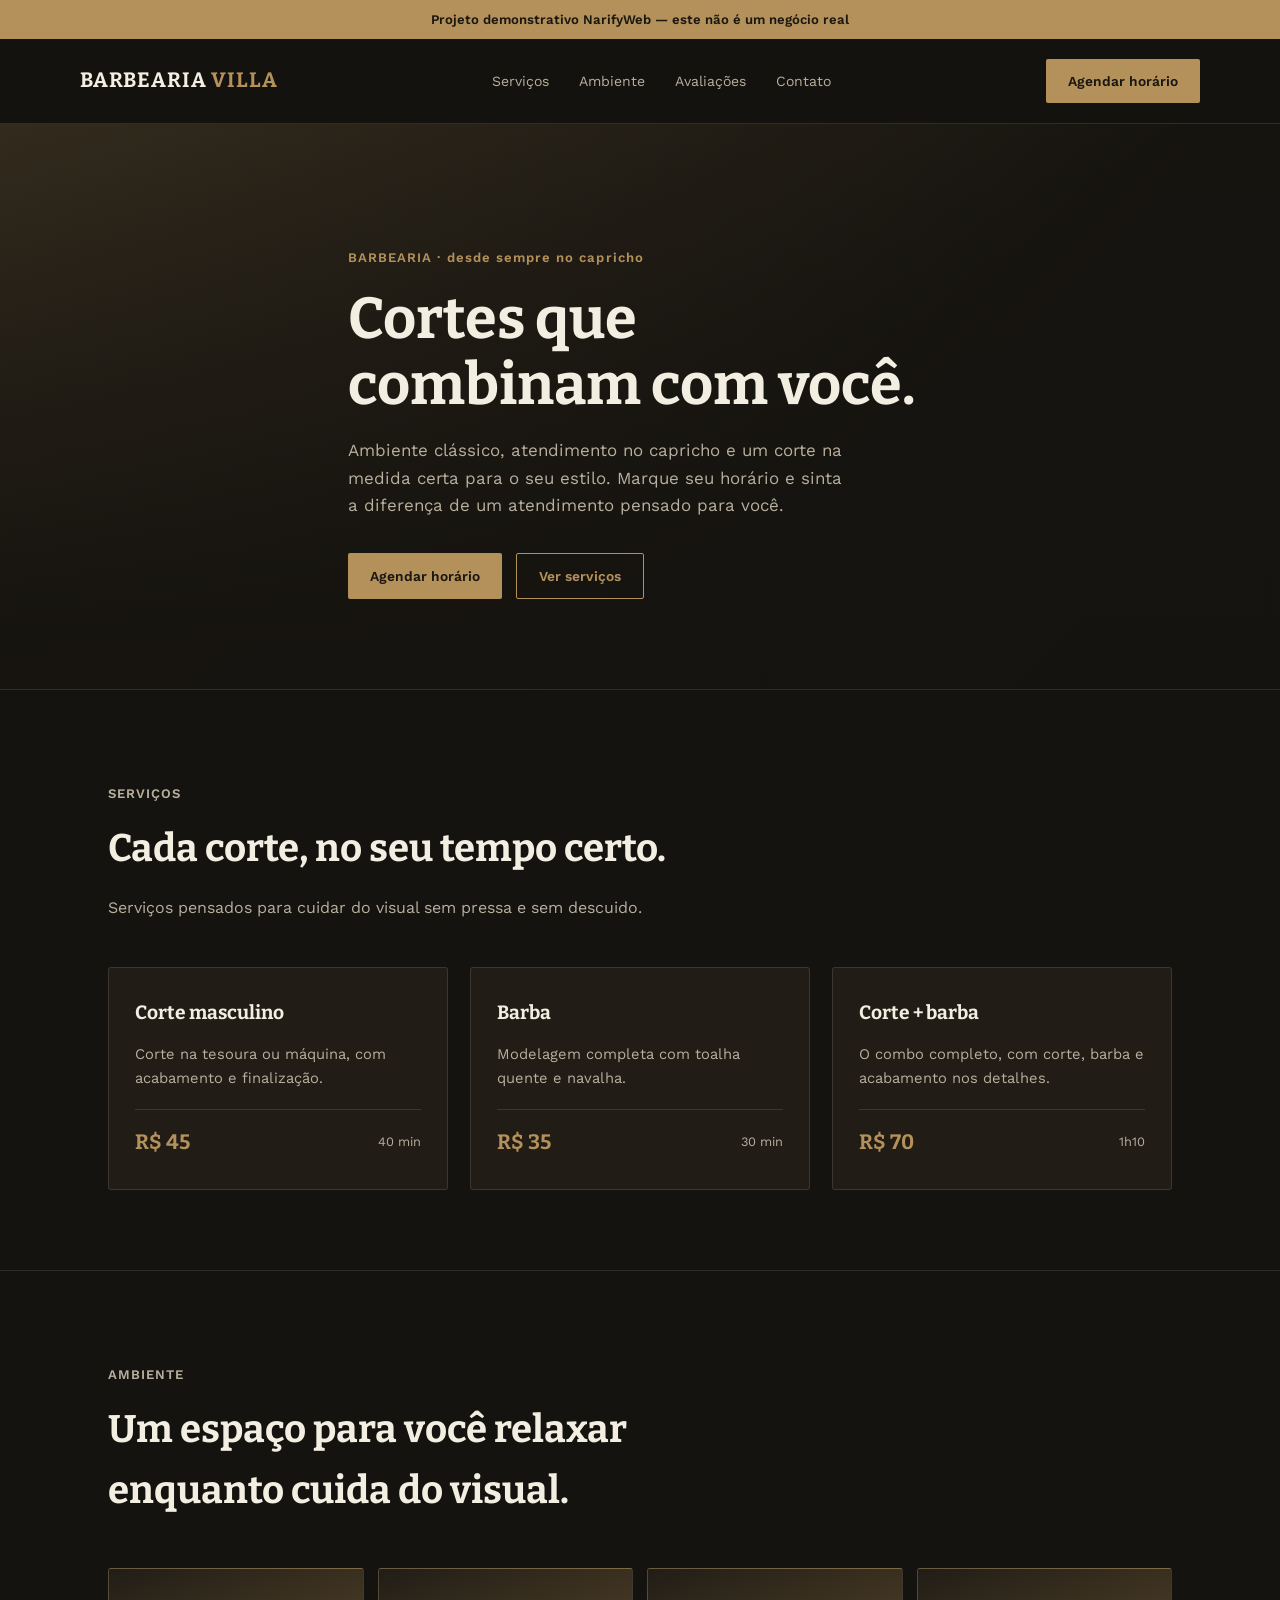
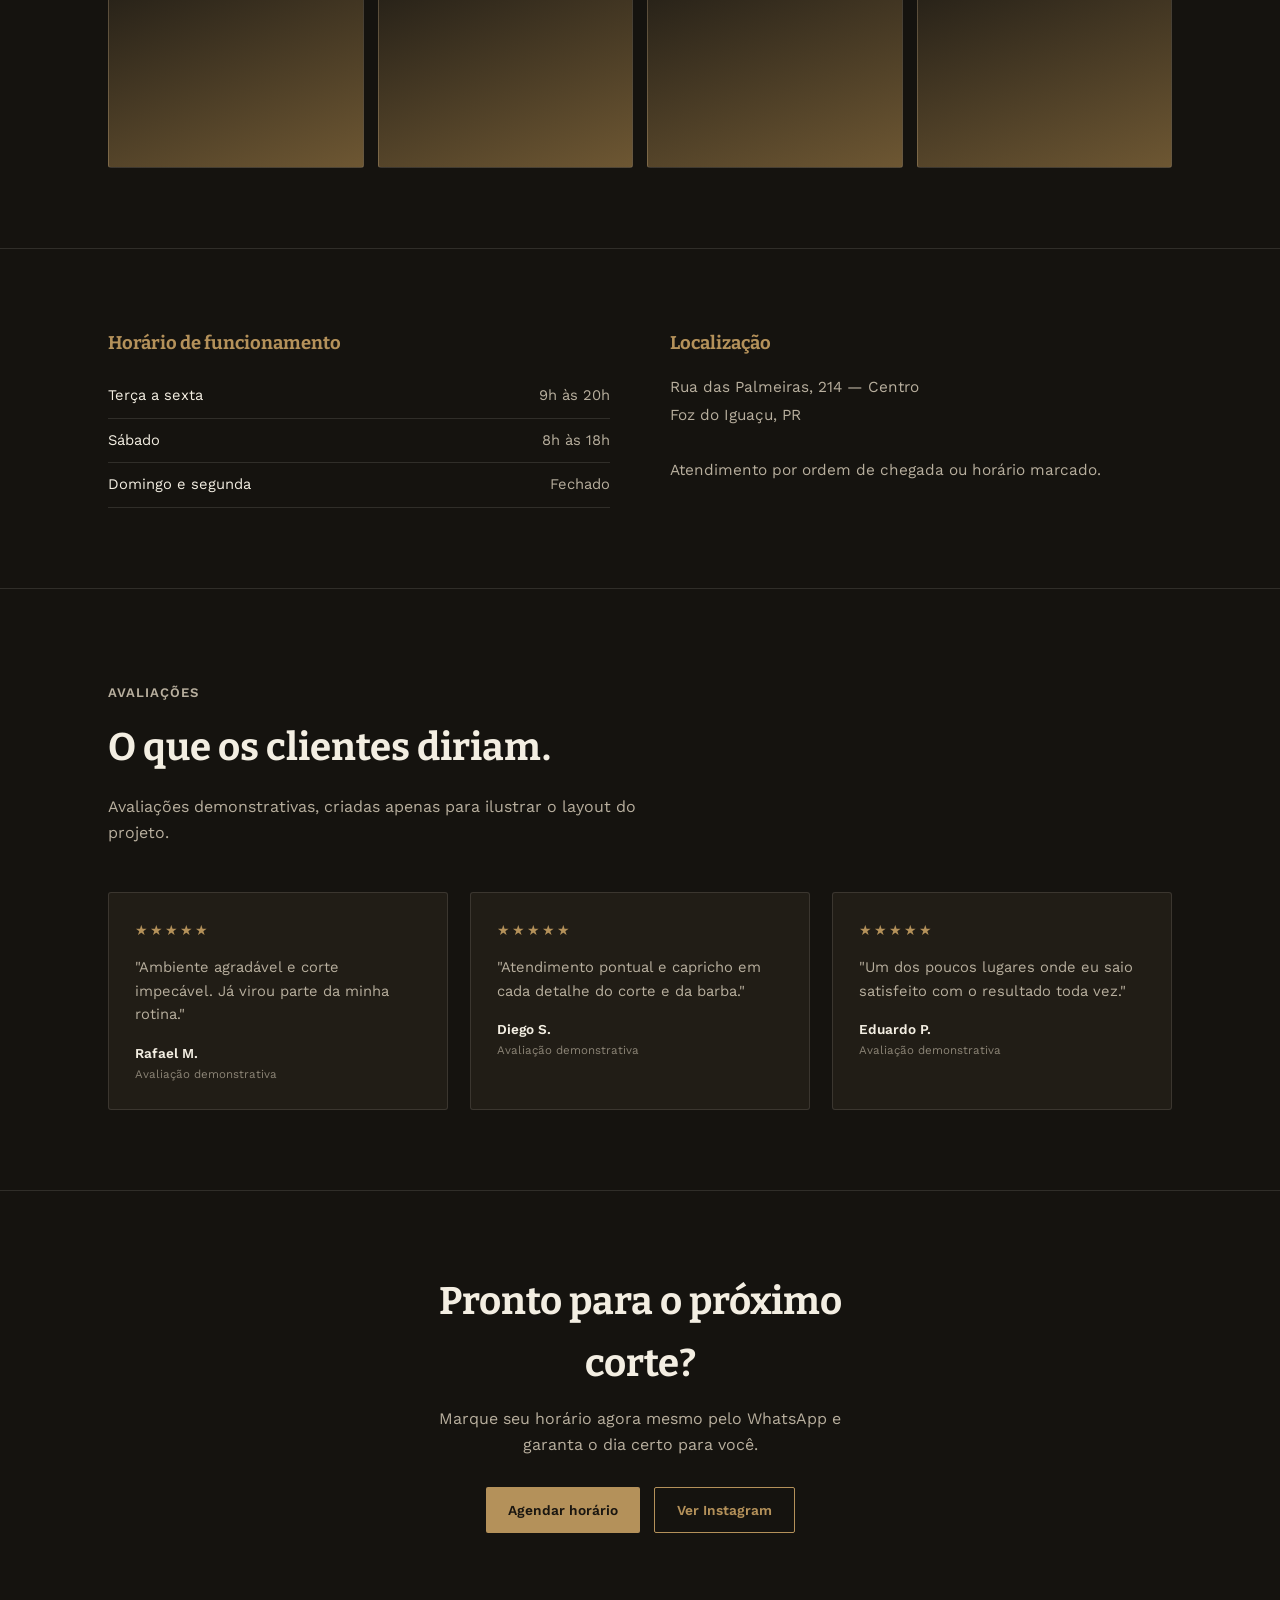
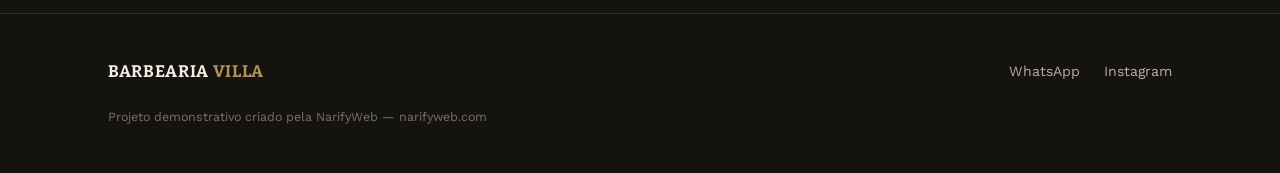
<file: projects/barbeariaa.html>
<!DOCTYPE html>
<html lang="pt-BR">
<head>
<meta charset="UTF-8">
<meta name="viewport" content="width=device-width, initial-scale=1.0">
<title>Barbearia Villa — Projeto demonstrativo NarifyWeb</title>
<link rel="preconnect" href="https://fonts.googleapis.com">
<link href="https://fonts.googleapis.com/css2?family=Bitter:wght@500;600;700&family=Work+Sans:wght@400;500;600&display=swap" rel="stylesheet">
<style>
  :root{
    --bg: #15130F;
    --bg-alt: #1C1913;
    --card: #211D16;
    --ink: #F3EEE2;
    --ink-soft: #B8AF9E;
    --brass: #B4915A;
    --brass-deep: #8C6E3E;
    --line: rgba(243,238,226,0.12);
    --serif: 'Bitter', Georgia, serif;
    --sans: 'Work Sans', sans-serif;
  }
  *,*::before,*::after{ box-sizing:border-box; }
  body{ margin:0; background:var(--bg); color:var(--ink); font-family:var(--sans); line-height:1.6; -webkit-font-smoothing:antialiased; }
  img{ max-width:100%; display:block; }
  a{ color:inherit; text-decoration:none; }
  .demo-flag{
    background: var(--brass); color:#1A1610; text-align:center;
    font-size:0.82rem; font-weight:600; padding:9px 14px;
  }
  .wrap{ max-width:1120px; margin:0 auto; padding:0 28px; }
  header.site{
    position: sticky; top:0; z-index: 20;
    background: rgba(21,19,15,0.92); backdrop-filter: blur(6px);
    border-bottom:1px solid var(--line);
  }
  .site-inner{ display:flex; align-items:center; justify-content:space-between; padding:20px 0; }
  .brand{ font-family:var(--serif); font-size:1.3rem; letter-spacing:0.04em; font-weight:700; color:var(--ink); }
  .brand span{ color:var(--brass); }
  nav.links{ display:flex; gap:30px; }
  nav.links a{ font-size:0.88rem; color:var(--ink-soft); transition:color .2s; }
  nav.links a:hover{ color:var(--ink); }
  .btn{ display:inline-flex; align-items:center; gap:8px; padding:11px 22px; border-radius:2px; font-size:0.86rem; font-weight:600; transition:all .2s; }
  .btn-brass{ background:var(--brass); color:#1A1610; }
  .btn-brass:hover{ background:#C6A46F; }
  .btn-outline{ border:1px solid var(--brass); color:var(--brass); }
  .btn-outline:hover{ background:rgba(180,145,90,0.1); }

  .hero{ position:relative; padding:110px 0 90px; overflow:hidden; }
  .hero-bg{ position:absolute; inset:0; }
  .hero-bg .ph{ width:100%; height:100%; opacity:0.42; background: linear-gradient(135deg, var(--brass) 0%, var(--bg-alt) 65%, var(--bg) 100%); }
  .hero-bg::after{ content:''; position:absolute; inset:0; background: linear-gradient(180deg, rgba(21,19,15,0.55) 0%, rgba(21,19,15,0.97) 92%); }
  .hero-inner{ position:relative; max-width:640px; }
  .eyebrow{ color:var(--brass); font-size:0.82rem; letter-spacing:0.08em; font-weight:600; margin-bottom:18px; }
  h1.hero-title{ font-family:var(--serif); font-size:clamp(2.4rem,5.2vw,3.6rem); line-height:1.14; margin:0 0 20px; font-weight:700; }
  .hero-sub{ color:var(--ink-soft); font-size:1.06rem; max-width:46ch; margin-bottom:34px; }
  .hero-actions{ display:flex; gap:14px; flex-wrap:wrap; }

  section{ padding:80px 0; border-top:1px solid var(--line); }
  .head{ margin-bottom:46px; max-width:560px; }
  .head .eyebrow{ margin-bottom:14px; }
  h2{ font-family:var(--serif); font-size:clamp(1.8rem,3.4vw,2.4rem); margin:0 0 12px; font-weight:700; }
  .head p{ color:var(--ink-soft); }

  .services-grid{ display:grid; grid-template-columns:repeat(3,1fr); gap:22px; }
  .service-card{ background:var(--card); border:1px solid var(--line); border-radius:3px; padding:30px 26px; }
  .service-card h3{ font-family:var(--serif); font-size:1.2rem; margin:0 0 10px; }
  .service-card p{ color:var(--ink-soft); font-size:0.92rem; margin-bottom:18px; min-height:44px; }
  .service-price{ display:flex; justify-content:space-between; align-items:center; border-top:1px solid var(--line); padding-top:16px; }
  .service-price .price{ font-family:var(--serif); color:var(--brass); font-size:1.3rem; font-weight:700; }
  .service-price .time{ color:var(--ink-soft); font-size:0.8rem; }

  .gallery{ display:grid; grid-template-columns:repeat(4,1fr); gap:14px; }
  .gallery .ph{ width:100%; height:200px; border-radius:3px; background: linear-gradient(160deg, var(--card) 0%, var(--brass-deep) 140%); border:1px solid var(--line); }

  .info-grid{ display:grid; grid-template-columns:1fr 1fr; gap:60px; }
  .info-block h3{ font-family:var(--serif); font-size:1.15rem; margin:0 0 16px; color:var(--brass); }
  .hours-row{ display:flex; justify-content:space-between; padding:10px 0; border-bottom:1px solid var(--line); font-size:0.92rem; }
  .hours-row span:last-child{ color:var(--ink-soft); }
  .addr{ color:var(--ink-soft); font-size:0.96rem; line-height:1.8; }

  .reviews{ display:grid; grid-template-columns:repeat(3,1fr); gap:22px; }
  .review-card{ background:var(--card); border:1px solid var(--line); padding:26px; border-radius:3px; }
  .stars{ color:var(--brass); font-size:0.9rem; margin-bottom:12px; letter-spacing:2px; }
  .review-card p{ color:var(--ink-soft); font-size:0.92rem; margin-bottom:16px; }
  .review-name{ font-size:0.85rem; font-weight:600; }
  .review-note{ font-size:0.72rem; color:var(--ink-soft); opacity:0.7; }

  .cta-band{ text-align:center; }
  .cta-band h2{ max-width:20ch; margin-left:auto; margin-right:auto; }
  .cta-band p{ color:var(--ink-soft); max-width:44ch; margin:0 auto 30px; }
  .cta-actions{ display:flex; gap:14px; justify-content:center; flex-wrap:wrap; }

  footer{ border-top:1px solid var(--line); padding:44px 0; }
  .foot-inner{ display:flex; justify-content:space-between; align-items:center; flex-wrap:wrap; gap:16px; }
  .foot-links{ display:flex; gap:24px; }
  .foot-links a{ color:var(--ink-soft); font-size:0.88rem; }
  .foot-links a:hover{ color:var(--brass); }
  .foot-small{ color:var(--ink-soft); font-size:0.78rem; opacity:0.6; }

  @media (max-width: 820px){
    nav.links{ display:none; }
    .services-grid{ grid-template-columns:1fr 1fr; }
    .gallery{ grid-template-columns:1fr 1fr; }
    .info-grid{ grid-template-columns:1fr; gap:36px; }
    .reviews{ grid-template-columns:1fr; }
  }
  @media (max-width: 520px){
    .services-grid{ grid-template-columns:1fr; }
    .hero{ padding:80px 0 60px; }
  }
</style>
</head>
<body>

<div class="demo-flag">Projeto demonstrativo NarifyWeb — este não é um negócio real</div>

<header class="site">
  <div class="wrap site-inner">
    <div class="brand">BARBEARIA <span>VILLA</span></div>
    <nav class="links">
      <a href="#servicos">Serviços</a>
      <a href="#ambiente">Ambiente</a>
      <a href="#avaliacoes">Avaliações</a>
      <a href="#contato">Contato</a>
    </nav>
    <a class="btn btn-brass" href="https://wa.me/5545991142749?text=Ol%C3%A1%20Barbearia%20Villa%2C%20gostaria%20de%20agendar%20um%20hor%C3%A1rio." target="_blank" rel="noopener">Agendar horário</a>
  </div>
</header>

<section class="hero" style="border-top:none;">
  <div class="hero-bg"><div class="ph" aria-hidden="true"></div></div>
  <div class="wrap hero-inner">
    <p class="eyebrow">BARBEARIA · desde sempre no capricho</p>
    <h1 class="hero-title">Cortes que combinam com você.</h1>
    <p class="hero-sub">Ambiente clássico, atendimento no capricho e um corte na medida certa para o seu estilo. Marque seu horário e sinta a diferença de um atendimento pensado para você.</p>
    <div class="hero-actions">
      <a class="btn btn-brass" href="https://wa.me/5545991142749?text=Ol%C3%A1%20Barbearia%20Villa%2C%20gostaria%20de%20agendar%20um%20hor%C3%A1rio." target="_blank" rel="noopener">Agendar horário</a>
      <a class="btn btn-outline" href="#servicos">Ver serviços</a>
    </div>
  </div>
</section>

<section id="servicos">
  <div class="wrap">
    <div class="head">
      <p class="eyebrow">SERVIÇOS</p>
      <h2>Cada corte, no seu tempo certo.</h2>
      <p>Serviços pensados para cuidar do visual sem pressa e sem descuido.</p>
    </div>
    <div class="services-grid">
      <div class="service-card">
        <h3>Corte masculino</h3>
        <p>Corte na tesoura ou máquina, com acabamento e finalização.</p>
        <div class="service-price"><span class="price">R$ 45</span><span class="time">40 min</span></div>
      </div>
      <div class="service-card">
        <h3>Barba</h3>
        <p>Modelagem completa com toalha quente e navalha.</p>
        <div class="service-price"><span class="price">R$ 35</span><span class="time">30 min</span></div>
      </div>
      <div class="service-card">
        <h3>Corte + barba</h3>
        <p>O combo completo, com corte, barba e acabamento nos detalhes.</p>
        <div class="service-price"><span class="price">R$ 70</span><span class="time">1h10</span></div>
      </div>
    </div>
  </div>
</section>

<section id="ambiente">
  <div class="wrap">
    <div class="head">
      <p class="eyebrow">AMBIENTE</p>
      <h2>Um espaço para você relaxar enquanto cuida do visual.</h2>
    </div>
    <div class="gallery">
      <div class="ph" aria-hidden="true"></div>
      <div class="ph" aria-hidden="true"></div>
      <div class="ph" aria-hidden="true"></div>
      <div class="ph" aria-hidden="true"></div>
    </div>
  </div>
</section>

<section id="contato">
  <div class="wrap">
    <div class="info-grid">
      <div class="info-block">
        <h3>Horário de funcionamento</h3>
        <div class="hours-row"><span>Terça a sexta</span><span>9h às 20h</span></div>
        <div class="hours-row"><span>Sábado</span><span>8h às 18h</span></div>
        <div class="hours-row"><span>Domingo e segunda</span><span>Fechado</span></div>
      </div>
      <div class="info-block">
        <h3>Localização</h3>
        <p class="addr">Rua das Palmeiras, 214 — Centro<br>Foz do Iguaçu, PR<br><br>Atendimento por ordem de chegada ou horário marcado.</p>
      </div>
    </div>
  </div>
</section>

<section id="avaliacoes">
  <div class="wrap">
    <div class="head">
      <p class="eyebrow">AVALIAÇÕES</p>
      <h2>O que os clientes diriam.</h2>
      <p>Avaliações demonstrativas, criadas apenas para ilustrar o layout do projeto.</p>
    </div>
    <div class="reviews">
      <div class="review-card">
        <div class="stars">★★★★★</div>
        <p>"Ambiente agradável e corte impecável. Já virou parte da minha rotina."</p>
        <div class="review-name">Rafael M.</div>
        <div class="review-note">Avaliação demonstrativa</div>
      </div>
      <div class="review-card">
        <div class="stars">★★★★★</div>
        <p>"Atendimento pontual e capricho em cada detalhe do corte e da barba."</p>
        <div class="review-name">Diego S.</div>
        <div class="review-note">Avaliação demonstrativa</div>
      </div>
      <div class="review-card">
        <div class="stars">★★★★★</div>
        <p>"Um dos poucos lugares onde eu saio satisfeito com o resultado toda vez."</p>
        <div class="review-name">Eduardo P.</div>
        <div class="review-note">Avaliação demonstrativa</div>
      </div>
    </div>
  </div>
</section>

<section class="cta-band">
  <div class="wrap">
    <h2>Pronto para o próximo corte?</h2>
    <p>Marque seu horário agora mesmo pelo WhatsApp e garanta o dia certo para você.</p>
    <div class="cta-actions">
      <a class="btn btn-brass" href="https://wa.me/5545991142749?text=Ol%C3%A1%20Barbearia%20Villa%2C%20gostaria%20de%20agendar%20um%20hor%C3%A1rio." target="_blank" rel="noopener">Agendar horário</a>
      <a class="btn btn-outline" href="https://instagram.com/narifyweb" target="_blank" rel="noopener">Ver Instagram</a>
    </div>
  </div>
</section>

<footer>
  <div class="wrap foot-inner">
    <div class="brand" style="font-size:1.05rem;">BARBEARIA <span>VILLA</span></div>
    <div class="foot-links">
      <a href="https://wa.me/5545991142749" target="_blank" rel="noopener">WhatsApp</a>
      <a href="https://instagram.com/narifyweb" target="_blank" rel="noopener">Instagram</a>
    </div>
  </div>
  <div class="wrap" style="margin-top:18px;">
    <span class="foot-small">Projeto demonstrativo criado pela NarifyWeb — narifyweb.com</span>
  </div>
</footer>

</body>
</html>
</file>
